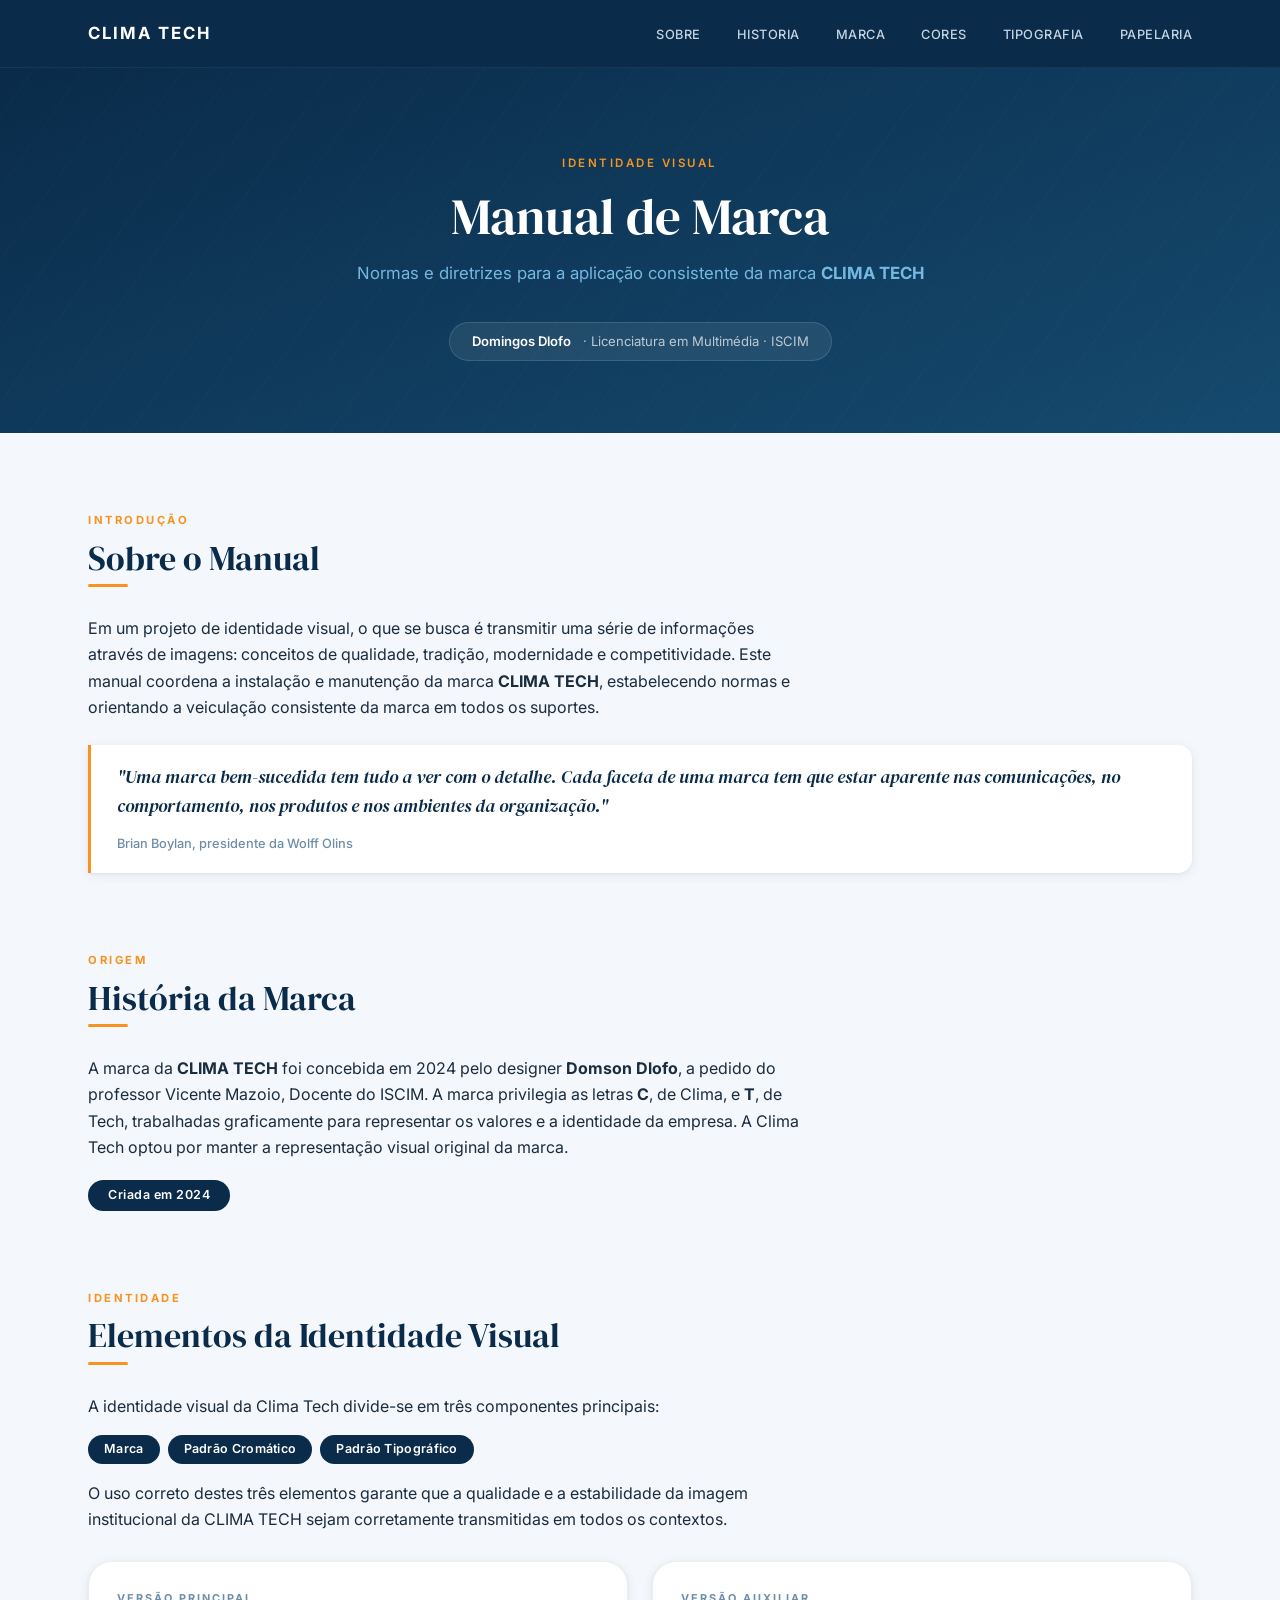
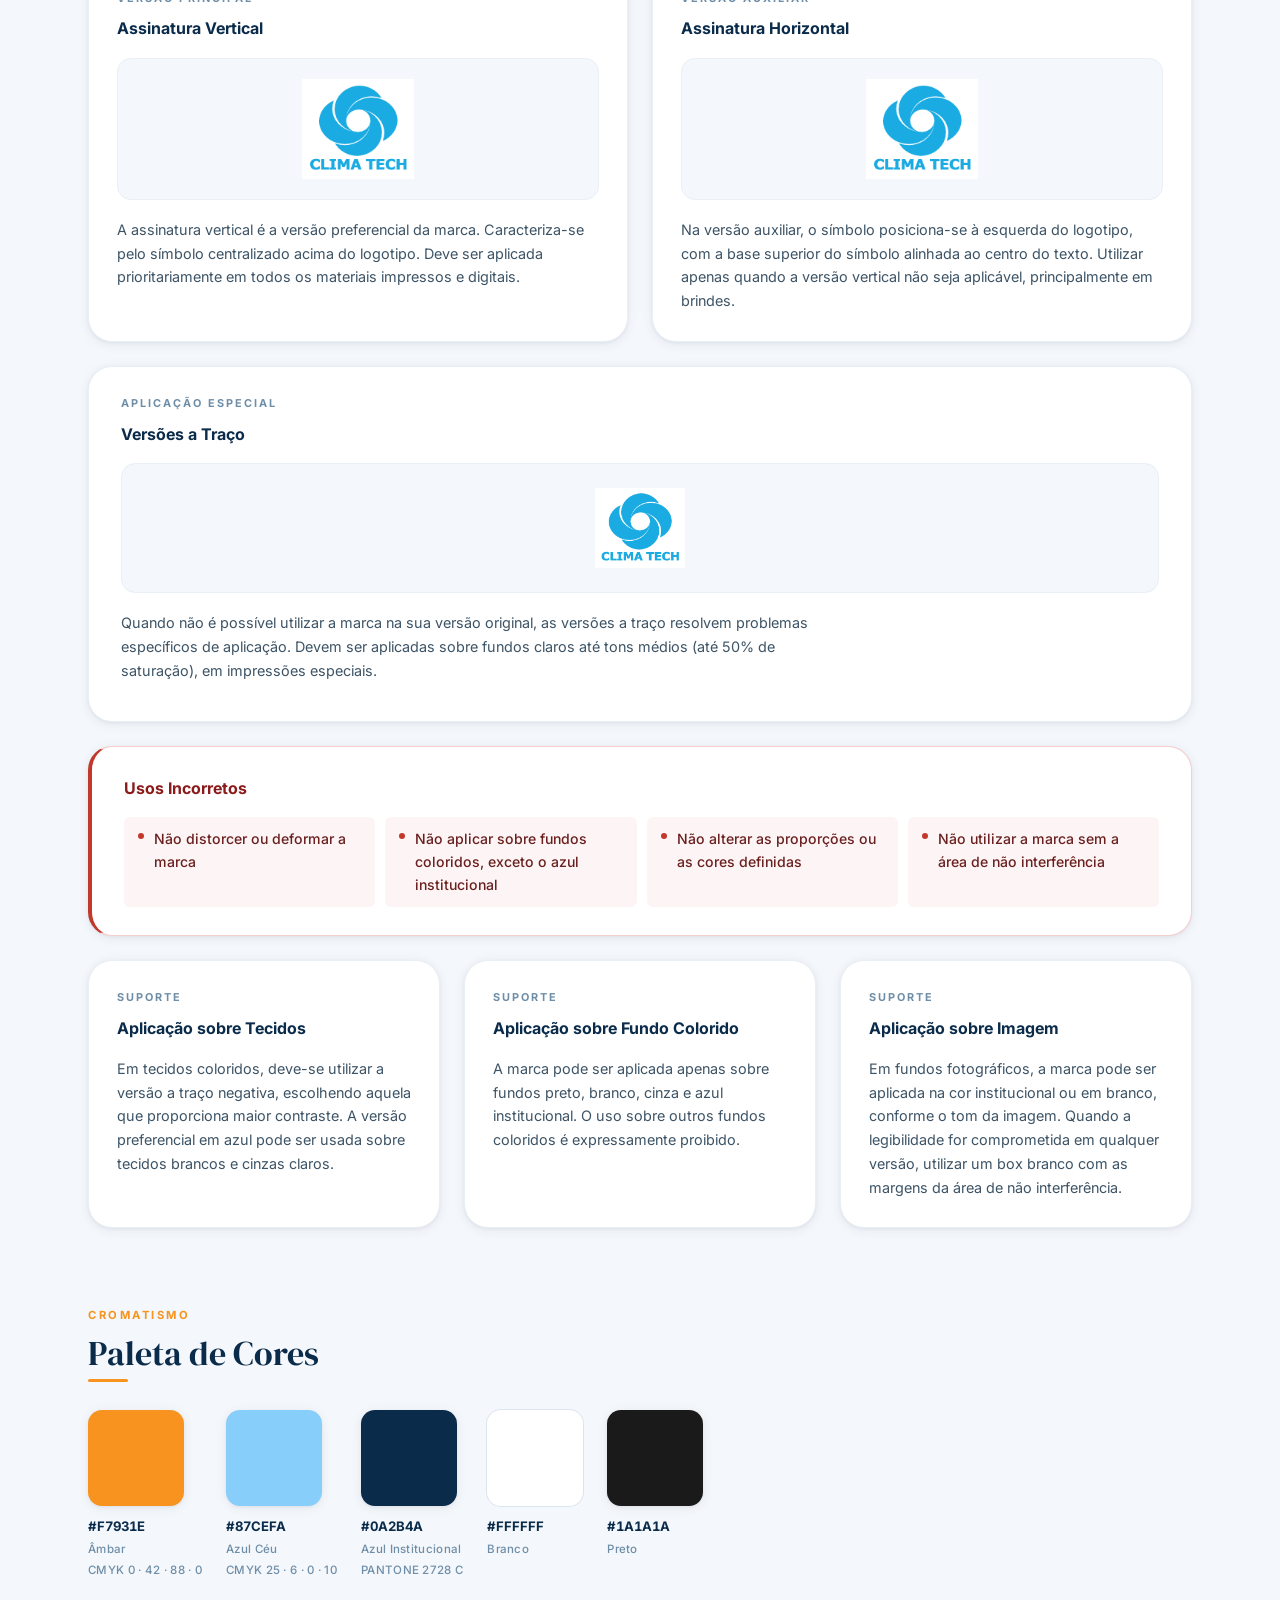
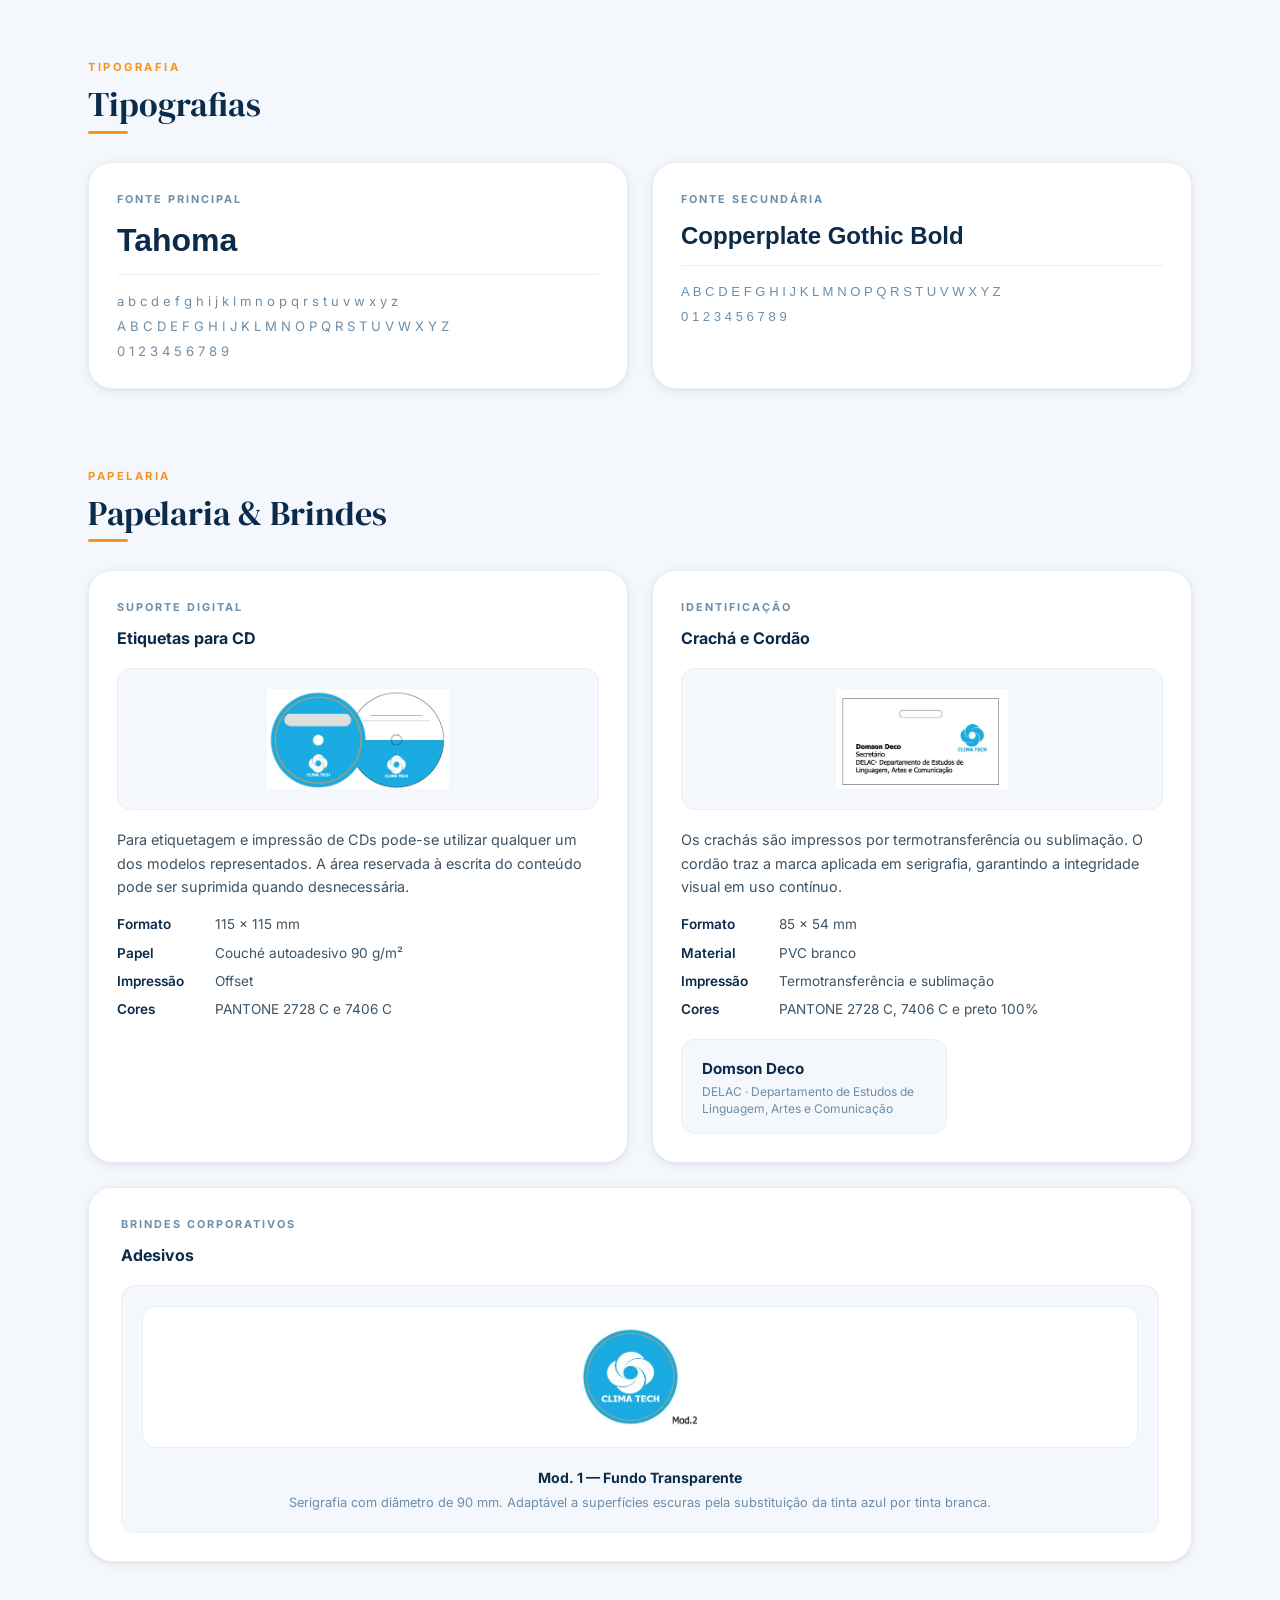
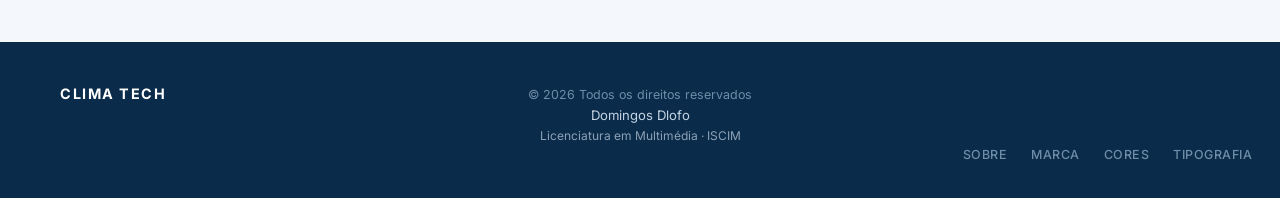
<file: index.html>
<!DOCTYPE html>
<html lang="pt">
<head>
  <meta charset="UTF-8" />
  <meta name="viewport" content="width=device-width, initial-scale=1.0" />
  <title>CLIMA TECH · Manual de Identidade Visual</title>
  <link rel="stylesheet" href="style.css" />
</head>
<body>

  <!-- ======================================================
       NAVBAR
       ====================================================== -->
  <nav class="navbar" role="navigation" aria-label="Navegação principal">
    <div class="wrapper">

      <a href="#" class="nav-logo" aria-label="Início">
       
        <span class="nav-brand">Clima Tech</span>
      </a>

      <ul class="nav-links" id="navLinks" role="list">
        <li><a href="#sobre">Sobre</a></li>
        <li><a href="#historia">Historia</a></li>
        <li><a href="#marca">Marca</a></li>
        <li><a href="#cores">Cores</a></li>
        <li><a href="#tipografia">Tipografia</a></li>
        <li><a href="#papelaria">Papelaria</a></li>
      </ul>

      <button class="nav-toggle" id="navToggle" aria-expanded="false" aria-label="Abrir menu">
        <span></span>
        <span></span>
        <span></span>
      </button>

    </div>
  </nav>


  <header class="hero" role="banner">
    <div class="hero-inner">
      
      <span class="hero-eyebrow">Identidade Visual</span>
      <h1>Manual de Marca</h1>
      <p class="hero-sub">
        Normas e diretrizes para a aplicação consistente da marca <strong>CLIMA TECH</strong>
      </p>
      <div class="hero-chip">
        <strong>Domingos Dlofo</strong>&nbsp;&middot;&nbsp;Licenciatura em Multimédia&nbsp;&middot;&nbsp;ISCIM
      </div>
    </div>
  </header>


  <main class="main-content" role="main">
    <div class="wrapper">

      <section id="sobre" class="section" aria-labelledby="title-sobre">

        <span class="section-label">Introdução</span>
        <h2 class="section-title" id="title-sobre">Sobre o Manual</h2>
        <div class="section-rule"></div>

        <div class="section-body">
          <p>
            Em um projeto de identidade visual, o que se busca é transmitir uma série de informações
            através de imagens: conceitos de qualidade, tradição, modernidade e competitividade.
            Este manual coordena a instalação e manutenção da marca <strong>CLIMA TECH</strong>,
            estabelecendo normas e orientando a veiculação consistente da marca em todos os suportes.
          </p>
        </div>

        <blockquote class="blockquote">
          <p>
            "Uma marca bem-sucedida tem tudo a ver com o detalhe. Cada faceta de uma marca tem que
            estar aparente nas comunicações, no comportamento, nos produtos e nos ambientes da organização."
          </p>
          <cite>Brian Boylan, presidente da Wolff Olins</cite>
        </blockquote>

      </section>


      <section id="historia" class="section" aria-labelledby="title-historia">

        <span class="section-label">Origem</span>
        <h2 class="section-title" id="title-historia">História da Marca</h2>
        <div class="section-rule"></div>

        <div class="section-body">
          <p>
            A marca da <strong>CLIMA TECH</strong> foi concebida em 2024 pelo designer
            <strong>Domson Dlofo</strong>, a pedido do professor Vicente Mazoio, Docente do ISCIM.
            A marca privilegia as letras <strong>C</strong>, de Clima, e <strong>T</strong>, de Tech,
            trabalhadas graficamente para representar os valores e a identidade da empresa.
            A Clima Tech optou por manter a representação visual original da marca.
          </p>
          <span class="badge">Criada em 2024</span>
        </div>

      </section>



      <section id="marca" class="section" aria-labelledby="title-marca">

        <span class="section-label">Identidade</span>
        <h2 class="section-title" id="title-marca">Elementos da Identidade Visual</h2>
        <div class="section-rule"></div>

        <div class="section-body">
          <p>A identidade visual da Clima Tech divide-se em três componentes principais:</p>
          <div class="tags">
            <span class="tag">Marca</span>
            <span class="tag">Padrão Cromático</span>
            <span class="tag">Padrão Tipográfico</span>
          </div>
          <p>
            O uso correto destes três elementos garante que a qualidade e a estabilidade da
            imagem institucional da CLIMA TECH sejam corretamente transmitidas em todos os contextos.
          </p>
        </div>

        <!-- Versões de logo -->
        <div class="card-grid">

          <article class="card">
            <div class="card-eyebrow">Versão Principal</div>
            <h3>Assinatura Vertical</h3>
            <div class="card-image">
              <img src="img/logo.png" alt="Logótipo CLIMA TECH versão vertical" />
            </div>
            <p>
              A assinatura vertical é a versão preferencial da marca. Caracteriza-se pelo
              símbolo centralizado acima do logotipo. Deve ser aplicada prioritariamente
              em todos os materiais impressos e digitais.
            </p>
          </article>

          <article class="card">
            <div class="card-eyebrow">Versão Auxiliar</div>
            <h3>Assinatura Horizontal</h3>
            <div class="card-image">
              <img src="img/logo.png" alt="Logótipo CLIMA TECH versão horizontal" />
            </div>
            <p>
              Na versão auxiliar, o símbolo posiciona-se à esquerda do logotipo, com a
              base superior do símbolo alinhada ao centro do texto. Utilizar apenas quando
              a versão vertical não seja aplicável, principalmente em brindes.
            </p>
          </article>

        </div>

        <!-- Versões a traço -->
        <div class="card-full">
          <div class="card-eyebrow" style="margin-bottom:8px;">Aplicação Especial</div>
          <h3>Versões a Traço</h3>
          <div class="card-image-lg">
            <img src="img/logo.png" alt="Versões a traço da marca CLIMA TECH" />
          </div>
          <p>
            Quando não é possível utilizar a marca na sua versão original, as versões a
            traço resolvem problemas específicos de aplicação. Devem ser aplicadas sobre
            fundos claros até tons médios (até 50% de saturação), em impressões especiais.
          </p>
        </div>

        <!-- Usos incorretos -->
        <div class="card-warning">
          <h3>Usos Incorretos</h3>
          <div class="warning-list">
            <div class="warning-item">
              <span class="warning-dot"></span>
              <span>Não distorcer ou deformar a marca</span>
            </div>
            <div class="warning-item">
              <span class="warning-dot"></span>
              <span>Não aplicar sobre fundos coloridos, exceto o azul institucional</span>
            </div>
            <div class="warning-item">
              <span class="warning-dot"></span>
              <span>Não alterar as proporções ou as cores definidas</span>
            </div>
            <div class="warning-item">
              <span class="warning-dot"></span>
              <span>Não utilizar a marca sem a área de não interferência</span>
            </div>
          </div>
        </div>

        <!-- Aplicações -->
        <div class="card-grid" style="margin-top:24px;">

          <article class="card">
            <div class="card-eyebrow">Suporte</div>
            <h3>Aplicação sobre Tecidos</h3>
            <p>
              Em tecidos coloridos, deve-se utilizar a versão a traço negativa, escolhendo
              aquela que proporciona maior contraste. A versão preferencial em azul pode ser
              usada sobre tecidos brancos e cinzas claros.
            </p>
          </article>

          <article class="card">
            <div class="card-eyebrow">Suporte</div>
            <h3>Aplicação sobre Fundo Colorido</h3>
            <p>
              A marca pode ser aplicada apenas sobre fundos preto, branco, cinza e azul
              institucional. O uso sobre outros fundos coloridos é expressamente proibido.
            </p>
          </article>

          <article class="card">
            <div class="card-eyebrow">Suporte</div>
            <h3>Aplicação sobre Imagem</h3>
            <p>
              Em fundos fotográficos, a marca pode ser aplicada na cor institucional ou em
              branco, conforme o tom da imagem. Quando a legibilidade for comprometida em
              qualquer versão, utilizar um box branco com as margens da área de não interferência.
            </p>
          </article>

        </div>

      </section>


      <!-- ── CORES ──────────────────────────────────────── -->
      <section id="cores" class="section" aria-labelledby="title-cores">

        <span class="section-label">Cromatismo</span>
        <h2 class="section-title" id="title-cores">Paleta de Cores</h2>
        <div class="section-rule"></div>

        <div class="color-grid">

          <div class="color-item">
            <div class="color-swatch" style="background:#F7931E;"></div>
            <div class="color-info">
              <span class="color-hex">#F7931E</span>
              <span class="color-name">Âmbar</span>
              <span class="color-name">CMYK 0 · 42 · 88 · 0</span>
            </div>
          </div>

          <div class="color-item">
            <div class="color-swatch" style="background:#87CEFA;"></div>
            <div class="color-info">
              <span class="color-hex">#87CEFA</span>
              <span class="color-name">Azul Céu</span>
              <span class="color-name">CMYK 25 · 6 · 0 · 10</span>
            </div>
          </div>

          <div class="color-item">
            <div class="color-swatch" style="background:#0A2B4A;"></div>
            <div class="color-info">
              <span class="color-hex">#0A2B4A</span>
              <span class="color-name">Azul Institucional</span>
              <span class="color-name">PANTONE 2728 C</span>
            </div>
          </div>

          <div class="color-item">
            <div class="color-swatch" style="background:#FFFFFF; box-shadow:0 0 0 1px #dce5ed;"></div>
            <div class="color-info">
              <span class="color-hex">#FFFFFF</span>
              <span class="color-name">Branco</span>
            </div>
          </div>

          <div class="color-item">
            <div class="color-swatch" style="background:#1A1A1A;"></div>
            <div class="color-info">
              <span class="color-hex">#1A1A1A</span>
              <span class="color-name">Preto</span>
            </div>
          </div>

        </div>

      </section>


      <!-- ── TIPOGRAFIA ─────────────────────────────────── -->
      <section id="tipografia" class="section" aria-labelledby="title-tipo">

        <span class="section-label">Tipografia</span>
        <h2 class="section-title" id="title-tipo">Tipografias</h2>
        <div class="section-rule"></div>

        <div class="type-grid">

          <div class="type-card">
            <div class="type-label">Fonte Principal</div>
            <div class="type-preview tahoma">Tahoma</div>
            <div class="type-chars">
              a b c d e f g h i j k l m n o p q r s t u v w x y z<br />
              A B C D E F G H I J K L M N O P Q R S T U V W X Y Z<br />
              0 1 2 3 4 5 6 7 8 9
            </div>
          </div>

          <div class="type-card">
            <div class="type-label">Fonte Secundária</div>
            <div class="type-preview copperplate">Copperplate Gothic Bold</div>
            <div class="type-chars copperplate">
              A B C D E F G H I J K L M N O P Q R S T U V W X Y Z<br />
              0 1 2 3 4 5 6 7 8 9
            </div>
          </div>

        </div>

      </section>


      <!-- ── PAPELARIA ──────────────────────────────────── -->
      <section id="papelaria" class="section" aria-labelledby="title-papelaria">

        <span class="section-label">Papelaria</span>
        <h2 class="section-title" id="title-papelaria">Papelaria &amp; Brindes</h2>
        <div class="section-rule"></div>

        <div class="card-grid">

          <!-- CDs -->
          <article class="card">
            <div class="card-eyebrow">Suporte Digital</div>
            <h3>Etiquetas para CD</h3>
            <div class="card-image">
              <img src="img/CD.jpg" alt="Modelo de etiqueta para CD CLIMA TECH" />
            </div>
            <p>
              Para etiquetagem e impressão de CDs pode-se utilizar qualquer um dos modelos
              representados. A área reservada à escrita do conteúdo pode ser suprimida quando
              desnecessária.
            </p>
            <div class="spec-list">
              <div class="spec-row">
                <span class="spec-key">Formato</span>
                <span class="spec-val">115 × 115 mm</span>
              </div>
              <div class="spec-row">
                <span class="spec-key">Papel</span>
                <span class="spec-val">Couché autoadesivo 90 g/m²</span>
              </div>
              <div class="spec-row">
                <span class="spec-key">Impressão</span>
                <span class="spec-val">Offset</span>
              </div>
              <div class="spec-row">
                <span class="spec-key">Cores</span>
                <span class="spec-val">PANTONE 2728 C e 7406 C</span>
              </div>
            </div>
          </article>

          <!-- Crachá -->
          <article class="card">
            <div class="card-eyebrow">Identificação</div>
            <h3>Crachá e Cordão</h3>
            <div class="card-image">
              <img src="img/CV.jpg" alt="Modelo de crachá e cordão CLIMA TECH" />
            </div>
            <p>
              Os crachás são impressos por termotransferência ou sublimação. O cordão traz a
              marca aplicada em serigrafia, garantindo a integridade visual em uso contínuo.
            </p>
            <div class="spec-list">
              <div class="spec-row">
                <span class="spec-key">Formato</span>
                <span class="spec-val">85 × 54 mm</span>
              </div>
              <div class="spec-row">
                <span class="spec-key">Material</span>
                <span class="spec-val">PVC branco</span>
              </div>
              <div class="spec-row">
                <span class="spec-key">Impressão</span>
                <span class="spec-val">Termotransferência e sublimação</span>
              </div>
              <div class="spec-row">
                <span class="spec-key">Cores</span>
                <span class="spec-val">PANTONE 2728 C, 7406 C e preto 100%</span>
              </div>
            </div>
            <div class="cracha-preview">
              <span class="cracha-name">Domson Deco</span>
              <span class="cracha-dept">DELAC · Departamento de Estudos de Linguagem, Artes e Comunicação</span>
            </div>
          </article>

        </div>

        <!-- Brindes -->
        <div class="card-full">
          <div class="card-eyebrow" style="margin-bottom:8px;">Brindes Corporativos</div>
          <h3>Adesivos</h3>
          <div class="brinde-grid">
            <div class="brinde-item">
              <div class="card-image">
                <img src="img/b1.jpg" alt="Adesivo modelo 1 CLIMA TECH" />
              </div>
              <div class="brinde-title">Mod. 1 — Fundo Transparente</div>
              <div class="brinde-desc">
                Serigrafia com diâmetro de 90 mm. Adaptável a superfícies escuras pela
                substituição da tinta azul por tinta branca.
              </div>
            </div>
          </div>
        </div>

      </section>


    </div>
  </main>


  <footer class="footer" role="contentinfo">
    <div class="footer-inner">

     
          <div class="footer-brand-name">Clima Tech</div>
          <div class="footer-copy">&copy; 2026 Todos os direitos reservados</div>
        </div>
      </div>

      <div class="footer-student">
        Domingos Dlofo<br />
        <span style="font-size:0.75rem;opacity:0.7;">Licenciatura em Multimédia &middot; ISCIM</span>
      </div>

      <nav class="footer-nav" aria-label="Links de rodapé">
        <a href="#sobre">Sobre</a>
        <a href="#marca">Marca</a>
        <a href="#cores">Cores</a>
        <a href="#tipografia">Tipografia</a>
      </nav>

    </div>
  </footer>


 
  <script>
    const toggle = document.getElementById('navToggle');
    const links  = document.getElementById('navLinks');

    toggle.addEventListener('click', function () {
      const open = links.classList.toggle('open');
      toggle.setAttribute('aria-expanded', open);
    });

    // fecha ao clicar num link
    links.querySelectorAll('a').forEach(function (a) {
      a.addEventListener('click', function () {
        links.classList.remove('open');
        toggle.setAttribute('aria-expanded', 'false');
      });
    });
  </script>

</body>
</html>
</file>
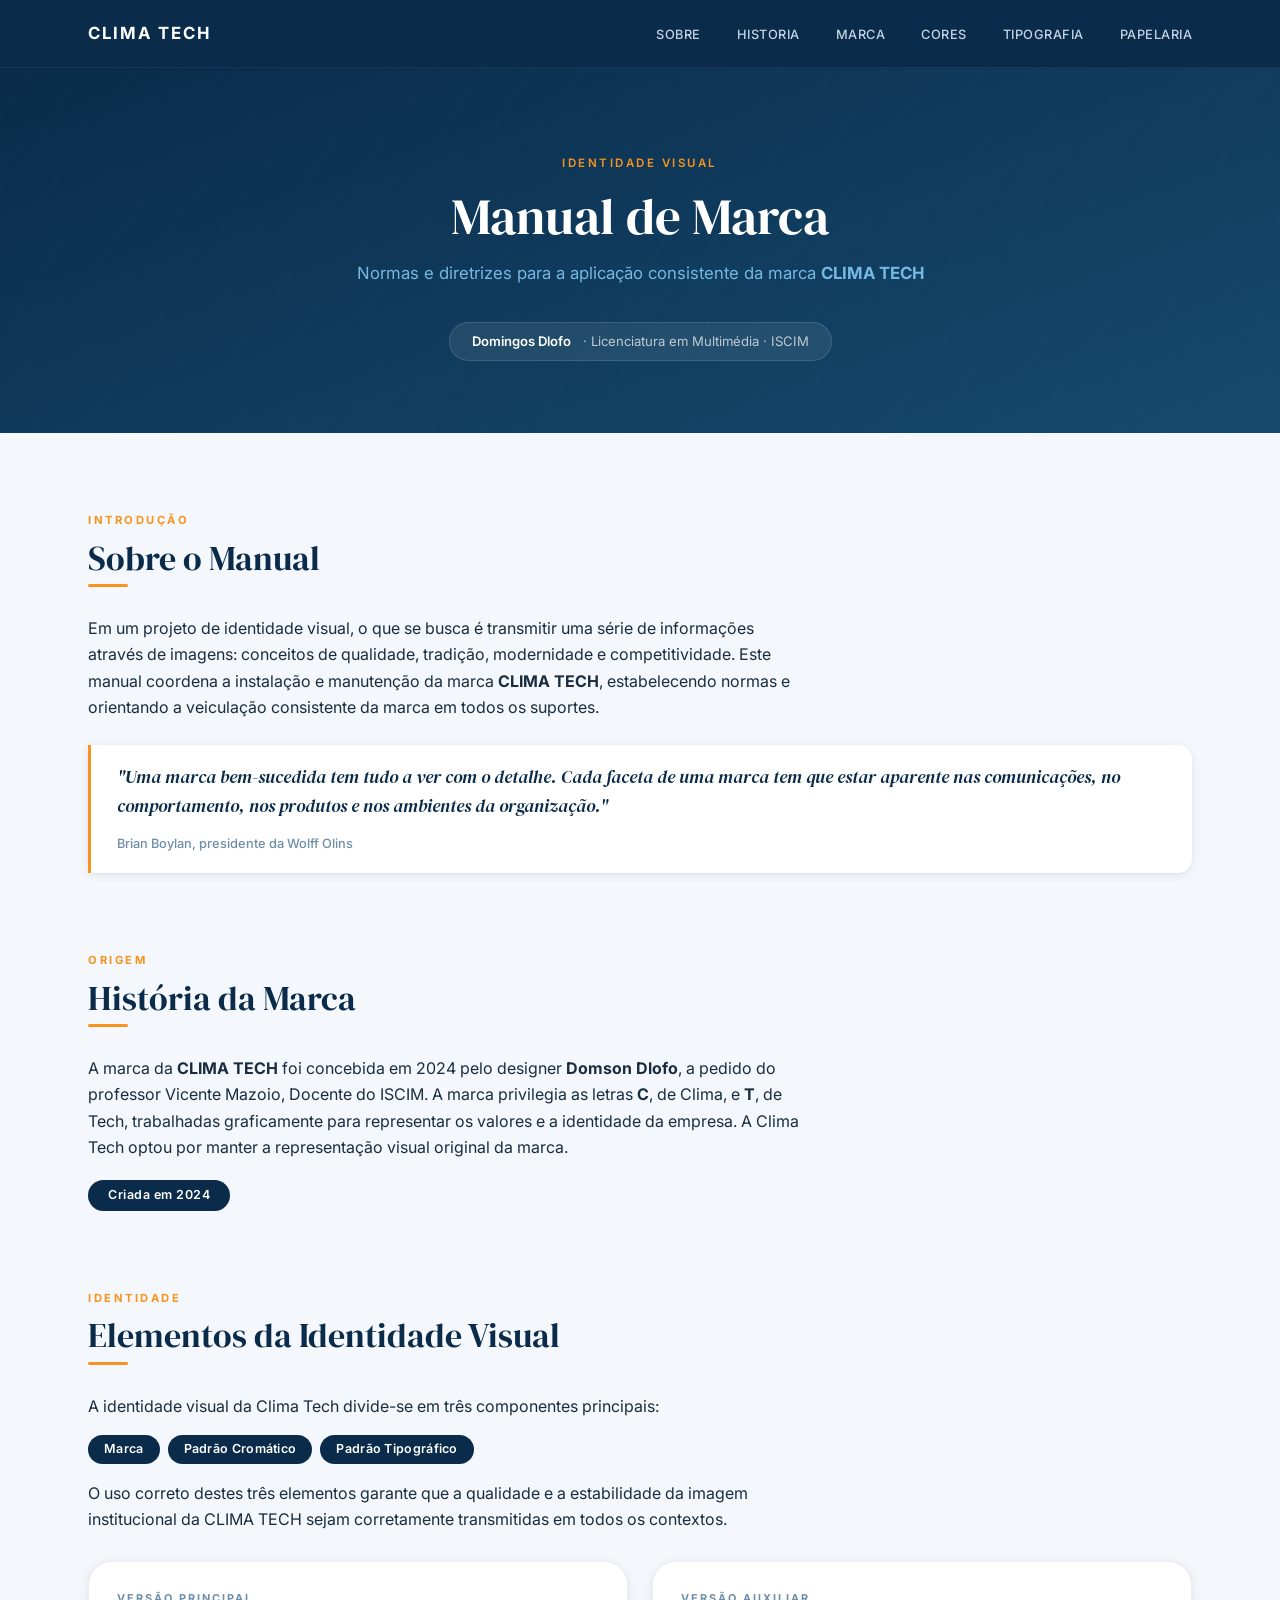
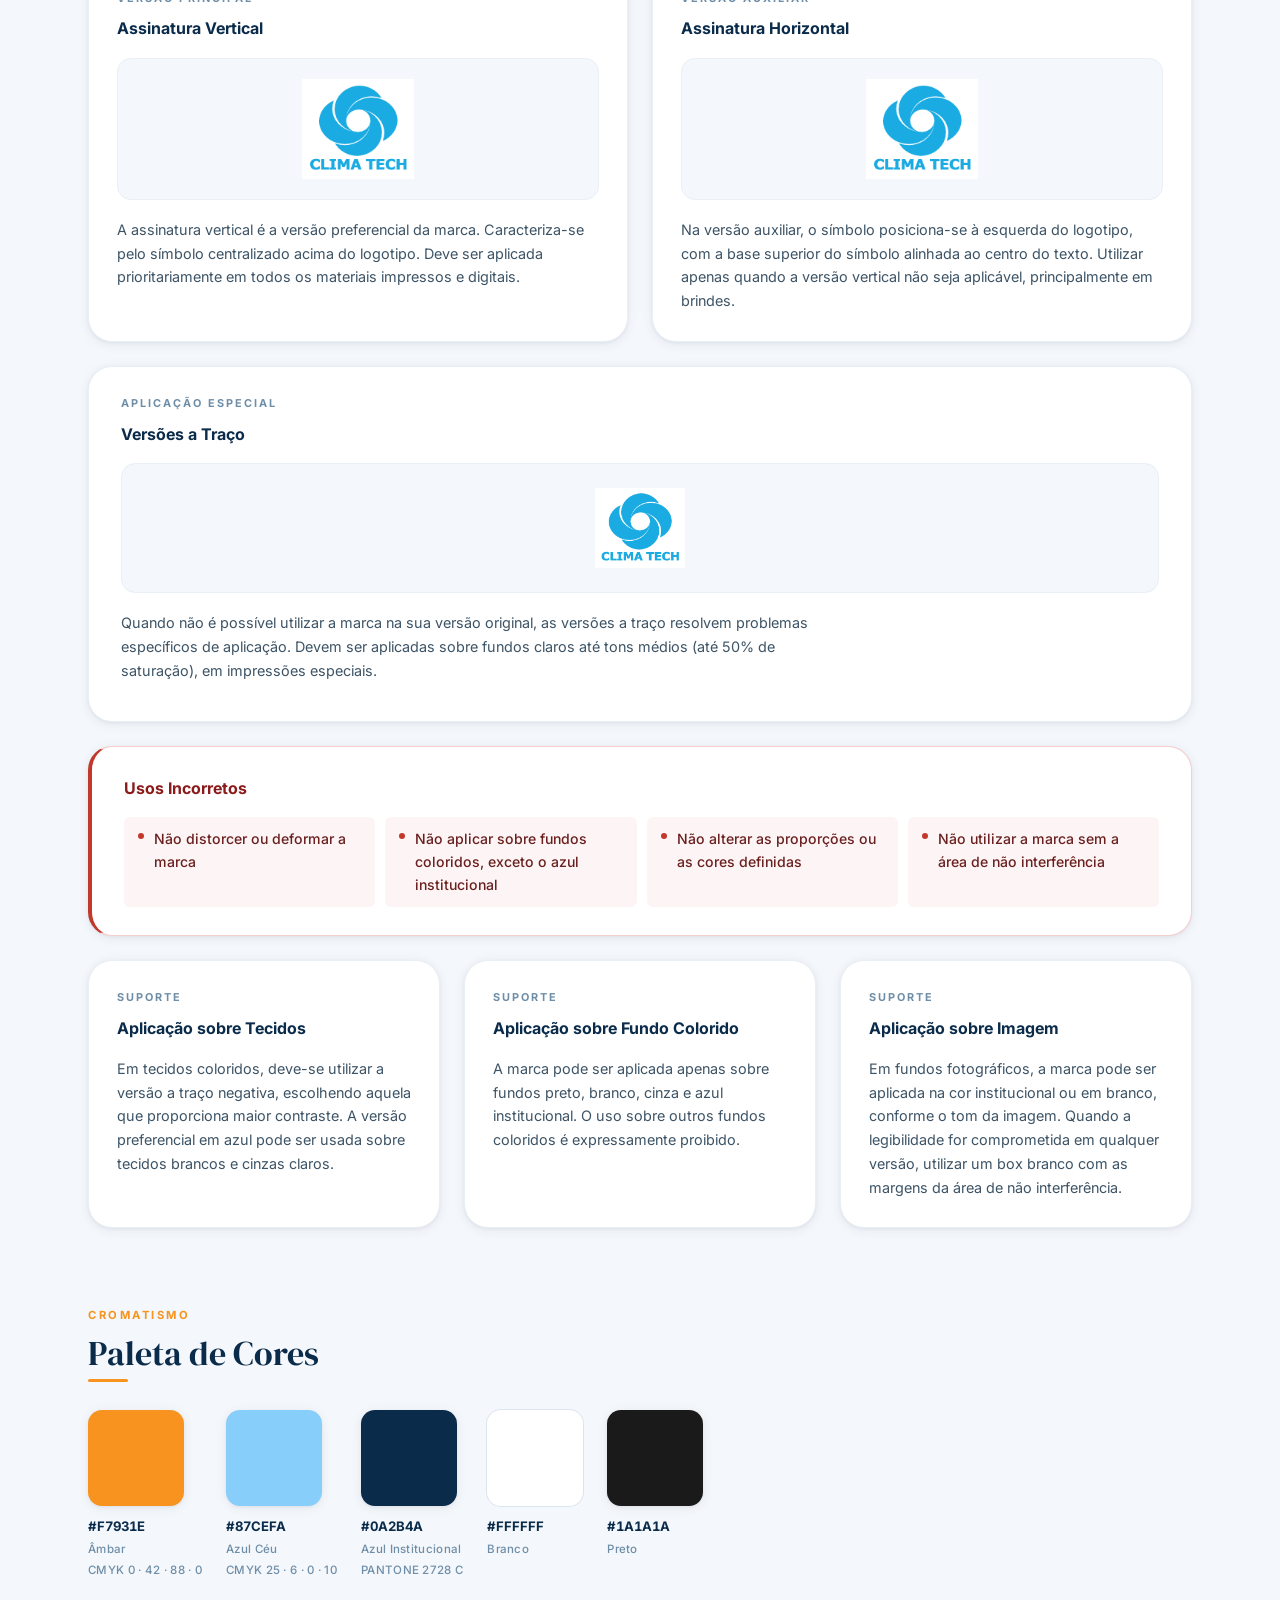
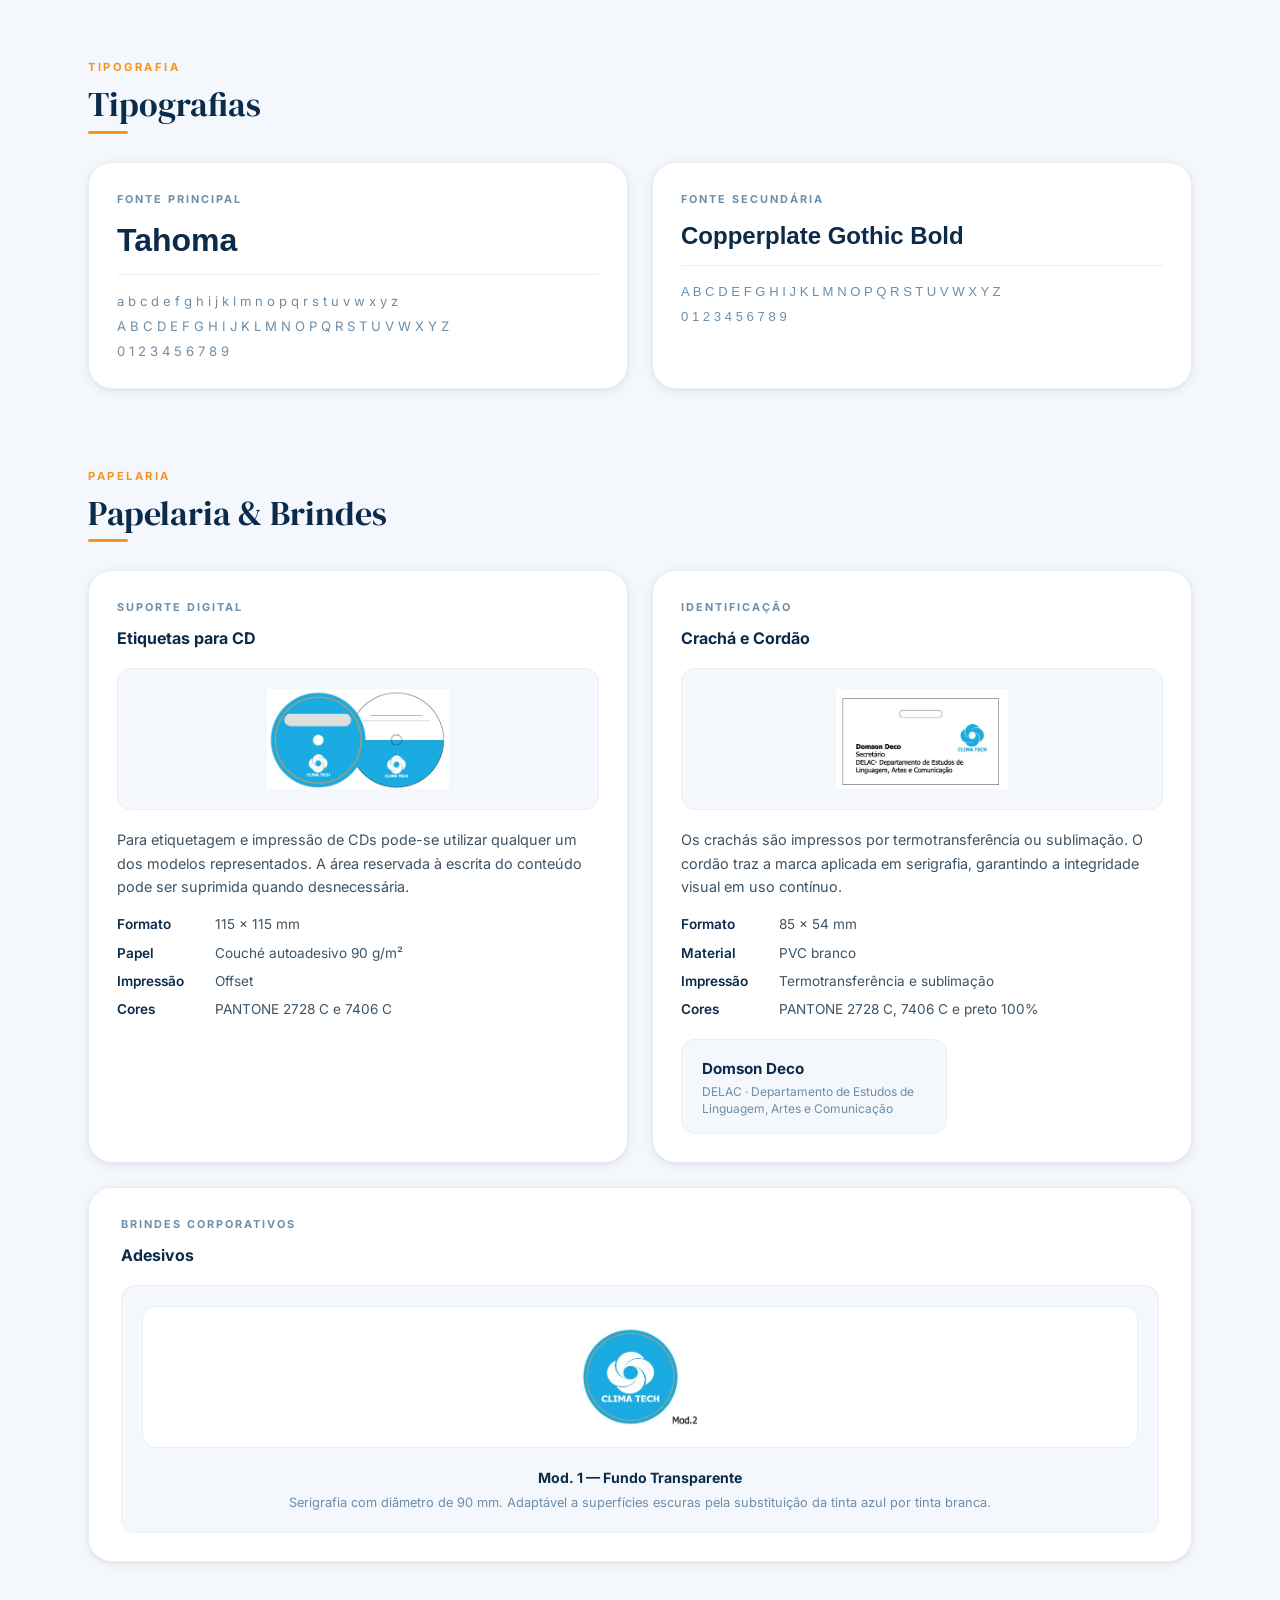
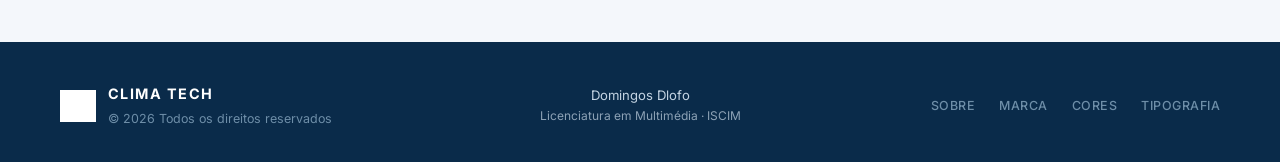
<file: manualidentidade.html>
<!DOCTYPE html>
<html lang="pt">
<head>
  <meta charset="UTF-8" />
  <meta name="viewport" content="width=device-width, initial-scale=1.0" />
  <title>CLIMA TECH · Manual de Identidade Visual</title>
  <link rel="stylesheet" href="style.css" />
</head>
<body>

  <!-- ======================================================
       NAVBAR
       ====================================================== -->
  <nav class="navbar" role="navigation" aria-label="Navegação principal">
    <div class="wrapper">

      <a href="#" class="nav-logo" aria-label="Início">
       
        <span class="nav-brand">Clima Tech</span>
      </a>

      <ul class="nav-links" id="navLinks" role="list">
        <li><a href="#sobre">Sobre</a></li>
        <li><a href="#historia">Historia</a></li>
        <li><a href="#marca">Marca</a></li>
        <li><a href="#cores">Cores</a></li>
        <li><a href="#tipografia">Tipografia</a></li>
        <li><a href="#papelaria">Papelaria</a></li>
      </ul>

      <button class="nav-toggle" id="navToggle" aria-expanded="false" aria-label="Abrir menu">
        <span></span>
        <span></span>
        <span></span>
      </button>

    </div>
  </nav>


  <header class="hero" role="banner">
    <div class="hero-inner">
      
      <span class="hero-eyebrow">Identidade Visual</span>
      <h1>Manual de Marca</h1>
      <p class="hero-sub">
        Normas e diretrizes para a aplicação consistente da marca <strong>CLIMA TECH</strong>
      </p>
      <div class="hero-chip">
        <strong>Domingos Dlofo</strong>&nbsp;&middot;&nbsp;Licenciatura em Multimédia&nbsp;&middot;&nbsp;ISCIM
      </div>
    </div>
  </header>


  <main class="main-content" role="main">
    <div class="wrapper">

      <section id="sobre" class="section" aria-labelledby="title-sobre">

        <span class="section-label">Introdução</span>
        <h2 class="section-title" id="title-sobre">Sobre o Manual</h2>
        <div class="section-rule"></div>

        <div class="section-body">
          <p>
            Em um projeto de identidade visual, o que se busca é transmitir uma série de informações
            através de imagens: conceitos de qualidade, tradição, modernidade e competitividade.
            Este manual coordena a instalação e manutenção da marca <strong>CLIMA TECH</strong>,
            estabelecendo normas e orientando a veiculação consistente da marca em todos os suportes.
          </p>
        </div>

        <blockquote class="blockquote">
          <p>
            "Uma marca bem-sucedida tem tudo a ver com o detalhe. Cada faceta de uma marca tem que
            estar aparente nas comunicações, no comportamento, nos produtos e nos ambientes da organização."
          </p>
          <cite>Brian Boylan, presidente da Wolff Olins</cite>
        </blockquote>

      </section>


      <section id="historia" class="section" aria-labelledby="title-historia">

        <span class="section-label">Origem</span>
        <h2 class="section-title" id="title-historia">História da Marca</h2>
        <div class="section-rule"></div>

        <div class="section-body">
          <p>
            A marca da <strong>CLIMA TECH</strong> foi concebida em 2024 pelo designer
            <strong>Domson Dlofo</strong>, a pedido do professor Vicente Mazoio, Docente do ISCIM.
            A marca privilegia as letras <strong>C</strong>, de Clima, e <strong>T</strong>, de Tech,
            trabalhadas graficamente para representar os valores e a identidade da empresa.
            A Clima Tech optou por manter a representação visual original da marca.
          </p>
          <span class="badge">Criada em 2024</span>
        </div>

      </section>



      <section id="marca" class="section" aria-labelledby="title-marca">

        <span class="section-label">Identidade</span>
        <h2 class="section-title" id="title-marca">Elementos da Identidade Visual</h2>
        <div class="section-rule"></div>

        <div class="section-body">
          <p>A identidade visual da Clima Tech divide-se em três componentes principais:</p>
          <div class="tags">
            <span class="tag">Marca</span>
            <span class="tag">Padrão Cromático</span>
            <span class="tag">Padrão Tipográfico</span>
          </div>
          <p>
            O uso correto destes três elementos garante que a qualidade e a estabilidade da
            imagem institucional da CLIMA TECH sejam corretamente transmitidas em todos os contextos.
          </p>
        </div>

        <!-- Versões de logo -->
        <div class="card-grid">

          <article class="card">
            <div class="card-eyebrow">Versão Principal</div>
            <h3>Assinatura Vertical</h3>
            <div class="card-image">
              <img src="img/logo.png" alt="Logótipo CLIMA TECH versão vertical" />
            </div>
            <p>
              A assinatura vertical é a versão preferencial da marca. Caracteriza-se pelo
              símbolo centralizado acima do logotipo. Deve ser aplicada prioritariamente
              em todos os materiais impressos e digitais.
            </p>
          </article>

          <article class="card">
            <div class="card-eyebrow">Versão Auxiliar</div>
            <h3>Assinatura Horizontal</h3>
            <div class="card-image">
              <img src="img/logo.png" alt="Logótipo CLIMA TECH versão horizontal" />
            </div>
            <p>
              Na versão auxiliar, o símbolo posiciona-se à esquerda do logotipo, com a
              base superior do símbolo alinhada ao centro do texto. Utilizar apenas quando
              a versão vertical não seja aplicável, principalmente em brindes.
            </p>
          </article>

        </div>

        <!-- Versões a traço -->
        <div class="card-full">
          <div class="card-eyebrow" style="margin-bottom:8px;">Aplicação Especial</div>
          <h3>Versões a Traço</h3>
          <div class="card-image-lg">
            <img src="img/logo.png" alt="Versões a traço da marca CLIMA TECH" />
          </div>
          <p>
            Quando não é possível utilizar a marca na sua versão original, as versões a
            traço resolvem problemas específicos de aplicação. Devem ser aplicadas sobre
            fundos claros até tons médios (até 50% de saturação), em impressões especiais.
          </p>
        </div>

        <!-- Usos incorretos -->
        <div class="card-warning">
          <h3>Usos Incorretos</h3>
          <div class="warning-list">
            <div class="warning-item">
              <span class="warning-dot"></span>
              <span>Não distorcer ou deformar a marca</span>
            </div>
            <div class="warning-item">
              <span class="warning-dot"></span>
              <span>Não aplicar sobre fundos coloridos, exceto o azul institucional</span>
            </div>
            <div class="warning-item">
              <span class="warning-dot"></span>
              <span>Não alterar as proporções ou as cores definidas</span>
            </div>
            <div class="warning-item">
              <span class="warning-dot"></span>
              <span>Não utilizar a marca sem a área de não interferência</span>
            </div>
          </div>
        </div>

        <!-- Aplicações -->
        <div class="card-grid" style="margin-top:24px;">

          <article class="card">
            <div class="card-eyebrow">Suporte</div>
            <h3>Aplicação sobre Tecidos</h3>
            <p>
              Em tecidos coloridos, deve-se utilizar a versão a traço negativa, escolhendo
              aquela que proporciona maior contraste. A versão preferencial em azul pode ser
              usada sobre tecidos brancos e cinzas claros.
            </p>
          </article>

          <article class="card">
            <div class="card-eyebrow">Suporte</div>
            <h3>Aplicação sobre Fundo Colorido</h3>
            <p>
              A marca pode ser aplicada apenas sobre fundos preto, branco, cinza e azul
              institucional. O uso sobre outros fundos coloridos é expressamente proibido.
            </p>
          </article>

          <article class="card">
            <div class="card-eyebrow">Suporte</div>
            <h3>Aplicação sobre Imagem</h3>
            <p>
              Em fundos fotográficos, a marca pode ser aplicada na cor institucional ou em
              branco, conforme o tom da imagem. Quando a legibilidade for comprometida em
              qualquer versão, utilizar um box branco com as margens da área de não interferência.
            </p>
          </article>

        </div>

      </section>


      <!-- ── CORES ──────────────────────────────────────── -->
      <section id="cores" class="section" aria-labelledby="title-cores">

        <span class="section-label">Cromatismo</span>
        <h2 class="section-title" id="title-cores">Paleta de Cores</h2>
        <div class="section-rule"></div>

        <div class="color-grid">

          <div class="color-item">
            <div class="color-swatch" style="background:#F7931E;"></div>
            <div class="color-info">
              <span class="color-hex">#F7931E</span>
              <span class="color-name">Âmbar</span>
              <span class="color-name">CMYK 0 · 42 · 88 · 0</span>
            </div>
          </div>

          <div class="color-item">
            <div class="color-swatch" style="background:#87CEFA;"></div>
            <div class="color-info">
              <span class="color-hex">#87CEFA</span>
              <span class="color-name">Azul Céu</span>
              <span class="color-name">CMYK 25 · 6 · 0 · 10</span>
            </div>
          </div>

          <div class="color-item">
            <div class="color-swatch" style="background:#0A2B4A;"></div>
            <div class="color-info">
              <span class="color-hex">#0A2B4A</span>
              <span class="color-name">Azul Institucional</span>
              <span class="color-name">PANTONE 2728 C</span>
            </div>
          </div>

          <div class="color-item">
            <div class="color-swatch" style="background:#FFFFFF; box-shadow:0 0 0 1px #dce5ed;"></div>
            <div class="color-info">
              <span class="color-hex">#FFFFFF</span>
              <span class="color-name">Branco</span>
            </div>
          </div>

          <div class="color-item">
            <div class="color-swatch" style="background:#1A1A1A;"></div>
            <div class="color-info">
              <span class="color-hex">#1A1A1A</span>
              <span class="color-name">Preto</span>
            </div>
          </div>

        </div>

      </section>


      <!-- ── TIPOGRAFIA ─────────────────────────────────── -->
      <section id="tipografia" class="section" aria-labelledby="title-tipo">

        <span class="section-label">Tipografia</span>
        <h2 class="section-title" id="title-tipo">Tipografias</h2>
        <div class="section-rule"></div>

        <div class="type-grid">

          <div class="type-card">
            <div class="type-label">Fonte Principal</div>
            <div class="type-preview tahoma">Tahoma</div>
            <div class="type-chars">
              a b c d e f g h i j k l m n o p q r s t u v w x y z<br />
              A B C D E F G H I J K L M N O P Q R S T U V W X Y Z<br />
              0 1 2 3 4 5 6 7 8 9
            </div>
          </div>

          <div class="type-card">
            <div class="type-label">Fonte Secundária</div>
            <div class="type-preview copperplate">Copperplate Gothic Bold</div>
            <div class="type-chars copperplate">
              A B C D E F G H I J K L M N O P Q R S T U V W X Y Z<br />
              0 1 2 3 4 5 6 7 8 9
            </div>
          </div>

        </div>

      </section>


      <!-- ── PAPELARIA ──────────────────────────────────── -->
      <section id="papelaria" class="section" aria-labelledby="title-papelaria">

        <span class="section-label">Papelaria</span>
        <h2 class="section-title" id="title-papelaria">Papelaria &amp; Brindes</h2>
        <div class="section-rule"></div>

        <div class="card-grid">

          <!-- CDs -->
          <article class="card">
            <div class="card-eyebrow">Suporte Digital</div>
            <h3>Etiquetas para CD</h3>
            <div class="card-image">
              <img src="img/CD.jpg" alt="Modelo de etiqueta para CD CLIMA TECH" />
            </div>
            <p>
              Para etiquetagem e impressão de CDs pode-se utilizar qualquer um dos modelos
              representados. A área reservada à escrita do conteúdo pode ser suprimida quando
              desnecessária.
            </p>
            <div class="spec-list">
              <div class="spec-row">
                <span class="spec-key">Formato</span>
                <span class="spec-val">115 × 115 mm</span>
              </div>
              <div class="spec-row">
                <span class="spec-key">Papel</span>
                <span class="spec-val">Couché autoadesivo 90 g/m²</span>
              </div>
              <div class="spec-row">
                <span class="spec-key">Impressão</span>
                <span class="spec-val">Offset</span>
              </div>
              <div class="spec-row">
                <span class="spec-key">Cores</span>
                <span class="spec-val">PANTONE 2728 C e 7406 C</span>
              </div>
            </div>
          </article>

          <!-- Crachá -->
          <article class="card">
            <div class="card-eyebrow">Identificação</div>
            <h3>Crachá e Cordão</h3>
            <div class="card-image">
              <img src="img/CV.jpg" alt="Modelo de crachá e cordão CLIMA TECH" />
            </div>
            <p>
              Os crachás são impressos por termotransferência ou sublimação. O cordão traz a
              marca aplicada em serigrafia, garantindo a integridade visual em uso contínuo.
            </p>
            <div class="spec-list">
              <div class="spec-row">
                <span class="spec-key">Formato</span>
                <span class="spec-val">85 × 54 mm</span>
              </div>
              <div class="spec-row">
                <span class="spec-key">Material</span>
                <span class="spec-val">PVC branco</span>
              </div>
              <div class="spec-row">
                <span class="spec-key">Impressão</span>
                <span class="spec-val">Termotransferência e sublimação</span>
              </div>
              <div class="spec-row">
                <span class="spec-key">Cores</span>
                <span class="spec-val">PANTONE 2728 C, 7406 C e preto 100%</span>
              </div>
            </div>
            <div class="cracha-preview">
              <span class="cracha-name">Domson Deco</span>
              <span class="cracha-dept">DELAC · Departamento de Estudos de Linguagem, Artes e Comunicação</span>
            </div>
          </article>

        </div>

        <!-- Brindes -->
        <div class="card-full">
          <div class="card-eyebrow" style="margin-bottom:8px;">Brindes Corporativos</div>
          <h3>Adesivos</h3>
          <div class="brinde-grid">
            <div class="brinde-item">
              <div class="card-image">
                <img src="img/b1.jpg" alt="Adesivo modelo 1 CLIMA TECH" />
              </div>
              <div class="brinde-title">Mod. 1 — Fundo Transparente</div>
              <div class="brinde-desc">
                Serigrafia com diâmetro de 90 mm. Adaptável a superfícies escuras pela
                substituição da tinta azul por tinta branca.
              </div>
            </div>
          </div>
        </div>

      </section>


    </div>
  </main>


  <footer class="footer" role="contentinfo">
    <div class="footer-inner">

      <div class="footer-logo-group">
        <img src="img/logo.png" alt="CLIMA TECH" class="footer-logo" />
        <div>
          <div class="footer-brand-name">Clima Tech</div>
          <div class="footer-copy">&copy; 2026 Todos os direitos reservados</div>
        </div>
      </div>

      <div class="footer-student">
        Domingos Dlofo<br />
        <span style="font-size:0.75rem;opacity:0.7;">Licenciatura em Multimédia &middot; ISCIM</span>
      </div>

      <nav class="footer-nav" aria-label="Links de rodapé">
        <a href="#sobre">Sobre</a>
        <a href="#marca">Marca</a>
        <a href="#cores">Cores</a>
        <a href="#tipografia">Tipografia</a>
      </nav>

    </div>
  </footer>


 
  <script>
    const toggle = document.getElementById('navToggle');
    const links  = document.getElementById('navLinks');

    toggle.addEventListener('click', function () {
      const open = links.classList.toggle('open');
      toggle.setAttribute('aria-expanded', open);
    });

    // fecha ao clicar num link
    links.querySelectorAll('a').forEach(function (a) {
      a.addEventListener('click', function () {
        links.classList.remove('open');
        toggle.setAttribute('aria-expanded', 'false');
      });
    });
  </script>

</body>
</html>
</file>
<file: style.css>
/* ============================================================
   CLIMA TECH · Manual de Identidade Visual
   style.css
   ============================================================ */

/* ── Google Fonts ─────────────────────────────────────────── */
@import url('https://fonts.googleapis.com/css2?family=Inter:wght@300;400;500;600;700;800&family=DM+Serif+Display:ital@0;1&display=swap');

/* ── Design Tokens ────────────────────────────────────────── */
:root {
  --navy:        #0a2b4a;
  --navy-mid:    #154a6e;
  --sky:         #87cefa;
  --amber:       #f7931e;
  --white:       #ffffff;
  --off-white:   #f4f7fb;
  --slate-100:   #e9eff6;
  --slate-300:   #c4d4e3;
  --slate-500:   #6e8ea8;
  --ink:         #1a2d3f;

  --radius-sm:   6px;
  --radius-md:   14px;
  --radius-lg:   24px;

  --shadow-card: 0 2px 12px rgba(10, 43, 74, 0.07), 0 1px 3px rgba(10, 43, 74, 0.05);
  --shadow-lift: 0 8px 28px rgba(10, 43, 74, 0.11), 0 2px 6px rgba(10, 43, 74, 0.07);

  --font-display: 'DM Serif Display', Georgia, serif;
  --font-body:    'Inter', 'Segoe UI', system-ui, sans-serif;

  --container:   1160px;
  --nav-h:       68px;
}

/* ── Reset ────────────────────────────────────────────────── */
*, *::before, *::after { box-sizing: border-box; margin: 0; padding: 0; }
html   { scroll-behavior: smooth; font-size: 16px; }
body   { font-family: var(--font-body); background: var(--off-white); color: var(--ink); line-height: 1.65; -webkit-font-smoothing: antialiased; }
img    { max-width: 100%; display: block; }
a      { text-decoration: none; color: inherit; }
ul, ol { list-style: none; }

/* ── Utility ──────────────────────────────────────────────── */
.wrapper {
  max-width: var(--container);
  margin-inline: auto;
  padding-inline: 28px;
}

/* ============================================================
   NAVBAR
   ============================================================ */
.navbar {
  position: sticky;
  top: 0;
  z-index: 100;
  background: var(--navy);
  height: var(--nav-h);
  border-bottom: 1px solid rgba(255,255,255,0.06);
}

.navbar .wrapper {
  height: 100%;
  display: flex;
  align-items: center;
  justify-content: space-between;
}

.nav-logo {
  display: flex;
  align-items: center;
  gap: 12px;
}

.nav-logo-img {
  height: 36px;
  width: auto;
  filter: brightness(0) invert(1);
}

.nav-brand {
  color: var(--white);
  font-size: 1.05rem;
  font-weight: 700;
  letter-spacing: 2px;
  text-transform: uppercase;
}

.nav-links {
  display: flex;
  gap: 36px;
}

.nav-links a {
  color: var(--slate-300);
  font-size: 0.8rem;
  font-weight: 500;
  letter-spacing: 0.5px;
  text-transform: uppercase;
  padding-bottom: 4px;
  border-bottom: 1px solid transparent;
  transition: color 0.2s, border-color 0.2s;
}

.nav-links a:hover {
  color: var(--white);
  border-bottom-color: var(--amber);
}

.nav-toggle {
  display: none;
  background: none;
  border: none;
  cursor: pointer;
  flex-direction: column;
  gap: 5px;
  padding: 4px;
}

.nav-toggle span {
  display: block;
  width: 24px;
  height: 2px;
  background: var(--white);
  border-radius: 2px;
  transition: transform 0.3s, opacity 0.3s;
}

/* ============================================================
   HERO
   ============================================================ */
.hero {
  background: linear-gradient(160deg, var(--navy) 0%, var(--navy-mid) 100%);
  padding: 80px 28px 72px;
  text-align: center;
  position: relative;
  overflow: hidden;
}

/* decorative stripe */
.hero::after {
  content: '';
  position: absolute;
  inset: 0;
  background: repeating-linear-gradient(
    -55deg,
    transparent,
    transparent 40px,
    rgba(255,255,255,0.015) 40px,
    rgba(255,255,255,0.015) 41px
  );
  pointer-events: none;
}

.hero-inner {
  position: relative;
  z-index: 1;
  max-width: 720px;
  margin-inline: auto;
}

.hero-logo {
  height: 78px;
  width: auto;
  margin-inline: auto;
  margin-bottom: 28px;
  filter: brightness(0) invert(1);
}

.hero-eyebrow {
  display: inline-block;
  font-size: 0.72rem;
  font-weight: 600;
  letter-spacing: 2.5px;
  text-transform: uppercase;
  color: var(--amber);
  margin-bottom: 14px;
}

.hero h1 {
  font-family: var(--font-display);
  font-size: clamp(2rem, 5vw, 3.2rem);
  font-weight: 400;
  color: var(--white);
  line-height: 1.15;
  margin-bottom: 14px;
}

.hero-sub {
  font-size: 1.05rem;
  color: var(--sky);
  margin-bottom: 34px;
  opacity: 0.85;
}

.hero-chip {
  display: inline-flex;
  align-items: center;
  gap: 8px;
  background: rgba(255,255,255,0.08);
  border: 1px solid rgba(255,255,255,0.12);
  border-radius: 40px;
  padding: 8px 22px;
  font-size: 0.82rem;
  color: rgba(255,255,255,0.7);
}

.hero-chip strong { color: var(--white); font-weight: 600; }

/* ============================================================
   MAIN LAYOUT
   ============================================================ */
.main-content {
  padding-bottom: 80px;
}

/* ── Section ──────────────────────────────────────────────── */
.section {
  padding-top: 72px;
}

.section-label {
  display: inline-block;
  font-size: 0.7rem;
  font-weight: 700;
  letter-spacing: 2.5px;
  text-transform: uppercase;
  color: var(--amber);
  margin-bottom: 8px;
}

.section-title {
  font-family: var(--font-display);
  font-size: clamp(1.6rem, 3vw, 2.1rem);
  font-weight: 400;
  color: var(--navy);
  line-height: 1.2;
  margin-bottom: 6px;
}

.section-rule {
  width: 40px;
  height: 3px;
  background: var(--amber);
  border-radius: 3px;
  margin-bottom: 28px;
}

.section-body p {
  font-size: 1rem;
  color: var(--ink);
  max-width: 72ch;
  margin-bottom: 16px;
}

/* ── Quote ────────────────────────────────────────────────── */
.blockquote {
  margin-top: 24px;
  border-left: 3px solid var(--amber);
  padding: 18px 26px;
  background: var(--white);
  border-radius: 0 var(--radius-md) var(--radius-md) 0;
  box-shadow: var(--shadow-card);
}

.blockquote p {
  font-family: var(--font-display);
  font-size: 1.1rem;
  font-style: italic;
  color: var(--navy);
  margin-bottom: 8px !important;
}

.blockquote cite {
  font-size: 0.8rem;
  font-style: normal;
  color: var(--slate-500);
  font-weight: 500;
}

/* ── History tag ──────────────────────────────────────────── */
.badge {
  display: inline-block;
  background: var(--navy);
  color: var(--white);
  padding: 5px 20px;
  border-radius: 40px;
  font-size: 0.78rem;
  font-weight: 600;
  letter-spacing: 0.5px;
  margin-top: 4px;
}

/* ── Tags inline ──────────────────────────────────────────── */
.tags {
  display: flex;
  flex-wrap: wrap;
  gap: 8px;
  margin: 16px 0;
}

.tag {
  background: var(--navy);
  color: var(--white);
  padding: 4px 16px;
  border-radius: 40px;
  font-size: 0.78rem;
  font-weight: 600;
  letter-spacing: 0.3px;
}

/* ============================================================
   CARDS
   ============================================================ */
.card-grid {
  display: grid;
  grid-template-columns: repeat(auto-fit, minmax(300px, 1fr));
  gap: 24px;
  margin-top: 28px;
}

.card {
  background: var(--white);
  border-radius: var(--radius-lg);
  padding: 28px;
  box-shadow: var(--shadow-card);
  border: 1px solid var(--slate-100);
  transition: box-shadow 0.25s, transform 0.25s;
}

.card:hover {
  box-shadow: var(--shadow-lift);
  transform: translateY(-3px);
}

.card-eyebrow {
  font-size: 0.68rem;
  font-weight: 700;
  letter-spacing: 2px;
  text-transform: uppercase;
  color: var(--slate-500);
  margin-bottom: 8px;
}

.card h3 {
  font-size: 1rem;
  font-weight: 700;
  color: var(--navy);
  margin-bottom: 16px;
}

.card-image {
  background: var(--off-white);
  border-radius: var(--radius-md);
  display: flex;
  justify-content: center;
  align-items: center;
  padding: 20px;
  min-height: 130px;
  margin-bottom: 18px;
  border: 1px solid var(--slate-100);
}

.card-image img {
  max-height: 100px;
  width: auto;
  object-fit: contain;
}

.card p {
  font-size: 0.9rem;
  color: #3d5466;
  line-height: 1.65;
}

/* full-width card */
.card-full {
  background: var(--white);
  border-radius: var(--radius-lg);
  padding: 28px 32px;
  box-shadow: var(--shadow-card);
  border: 1px solid var(--slate-100);
  margin-top: 24px;
}

.card-full h3 {
  font-size: 1rem;
  font-weight: 700;
  color: var(--navy);
  margin-bottom: 16px;
}

.card-full p {
  font-size: 0.9rem;
  color: #3d5466;
  max-width: 80ch;
  line-height: 1.65;
  margin-bottom: 10px;
}

.card-image-lg {
  background: var(--off-white);
  border-radius: var(--radius-md);
  display: flex;
  justify-content: center;
  align-items: center;
  padding: 24px;
  min-height: 100px;
  margin-bottom: 18px;
  border: 1px solid var(--slate-100);
}

.card-image-lg img { max-height: 80px; width: auto; }

/* ── Warning card ─────────────────────────────────────────── */
.card-warning {
  background: var(--white);
  border-radius: var(--radius-lg);
  padding: 28px 32px;
  box-shadow: var(--shadow-card);
  border: 1px solid #f5cece;
  border-left: 4px solid #c0392b;
  margin-top: 24px;
}

.card-warning h3 {
  font-size: 1rem;
  font-weight: 700;
  color: #8b1a1a;
  margin-bottom: 16px;
}

.warning-list {
  display: grid;
  grid-template-columns: repeat(auto-fit, minmax(240px, 1fr));
  gap: 10px;
}

.warning-item {
  display: flex;
  align-items: flex-start;
  gap: 10px;
  background: #fdf5f5;
  border-radius: var(--radius-sm);
  padding: 10px 14px;
}

.warning-dot {
  flex-shrink: 0;
  width: 6px;
  height: 6px;
  border-radius: 50%;
  background: #c0392b;
  margin-top: 6px;
}

.warning-item span {
  font-size: 0.88rem;
  color: #6b2020;
  font-weight: 500;
}

/* ============================================================
   COLORS SECTION
   ============================================================ */
.color-grid {
  display: flex;
  flex-wrap: wrap;
  gap: 24px;
  margin-top: 4px;
}

.color-item {
  display: flex;
  flex-direction: column;
  gap: 10px;
}

.color-swatch {
  width: 96px;
  height: 96px;
  border-radius: var(--radius-md);
  box-shadow: var(--shadow-card);
}

.color-info {
  display: flex;
  flex-direction: column;
  gap: 2px;
}

.color-hex {
  font-size: 0.82rem;
  font-weight: 700;
  color: var(--navy);
  font-feature-settings: 'tnum';
}

.color-name {
  font-size: 0.72rem;
  color: var(--slate-500);
  font-weight: 500;
  letter-spacing: 0.3px;
}

/* ============================================================
   TYPOGRAPHY SECTION
   ============================================================ */
.type-grid {
  display: grid;
  grid-template-columns: repeat(auto-fit, minmax(280px, 1fr));
  gap: 24px;
  margin-top: 4px;
}

.type-card {
  background: var(--white);
  border-radius: var(--radius-lg);
  padding: 28px 28px 24px;
  border: 1px solid var(--slate-100);
  box-shadow: var(--shadow-card);
}

.type-label {
  font-size: 0.68rem;
  font-weight: 700;
  letter-spacing: 2px;
  text-transform: uppercase;
  color: var(--slate-500);
  margin-bottom: 14px;
}

.type-preview {
  font-size: 2rem;
  font-weight: 700;
  color: var(--navy);
  margin-bottom: 16px;
  line-height: 1.1;
}

.type-preview.tahoma { font-family: 'Tahoma', 'Segoe UI', sans-serif; }

.type-preview.copperplate {
  font-family: 'Copperplate Gothic Bold', 'Copperplate', 'Arial Narrow', sans-serif;
  font-size: 1.5rem;
}

.type-chars {
  font-size: 0.82rem;
  color: var(--slate-500);
  line-height: 1.9;
  border-top: 1px solid var(--slate-100);
  padding-top: 14px;
}

.type-chars.copperplate {
  font-family: 'Copperplate Gothic Bold', 'Copperplate', 'Arial Narrow', sans-serif;
  text-transform: uppercase;
}

/* ============================================================
   SPECS LIST (papelaria)
   ============================================================ */
.spec-list {
  margin-top: 14px;
  display: flex;
  flex-direction: column;
  gap: 6px;
}

.spec-row {
  display: flex;
  gap: 8px;
  font-size: 0.85rem;
}

.spec-key {
  font-weight: 600;
  color: var(--navy);
  min-width: 90px;
  flex-shrink: 0;
}

.spec-val { color: #3d5466; }

/* ── Crachá preview ───────────────────────────────────────── */
.cracha-preview {
  margin-top: 18px;
  background: var(--off-white);
  border-radius: var(--radius-md);
  border: 1px solid var(--slate-100);
  padding: 16px 20px;
  display: inline-flex;
  flex-direction: column;
  gap: 3px;
}

.cracha-name { font-weight: 700; color: var(--navy); font-size: 0.95rem; }
.cracha-dept { font-size: 0.75rem; color: var(--slate-500); max-width: 28ch; line-height: 1.4; }

/* ── Brinde grid ──────────────────────────────────────────── */
.brinde-grid {
  display: grid;
  grid-template-columns: repeat(auto-fit, minmax(220px, 1fr));
  gap: 20px;
  margin-top: 8px;
}

.brinde-item {
  background: var(--off-white);
  border-radius: var(--radius-md);
  border: 1px solid var(--slate-100);
  padding: 20px;
  text-align: center;
}

.brinde-item .card-image {
  background: var(--white);
  min-height: 100px;
}

.brinde-title {
  font-weight: 700;
  color: var(--navy);
  font-size: 0.88rem;
  margin-top: 10px;
}

.brinde-desc {
  font-size: 0.8rem;
  color: var(--slate-500);
  line-height: 1.5;
  margin-top: 4px;
}

/* ============================================================
   FOOTER
   ============================================================ */
.footer {
  background: var(--navy);
  color: var(--slate-300);
  padding: 40px 28px 32px;
}

.footer-inner {
  max-width: var(--container);
  margin-inline: auto;
  display: grid;
  grid-template-columns: 1fr auto 1fr;
  align-items: center;
  gap: 32px;
}

.footer-logo-group {
  display: flex;
  align-items: center;
  gap: 12px;
}

.footer-logo {
  height: 32px;
  width: auto;
  filter: brightness(0) invert(1);
}

.footer-brand-name {
  color: var(--white);
  font-weight: 700;
  font-size: 0.9rem;
  letter-spacing: 1.5px;
  text-transform: uppercase;
}

.footer-copy {
  font-size: 0.78rem;
  color: var(--slate-500);
  margin-top: 3px;
}

.footer-student {
  text-align: center;
  font-size: 0.82rem;
  color: var(--slate-300);
  line-height: 1.5;
}

.footer-nav {
  display: flex;
  justify-content: flex-end;
  gap: 24px;
}

.footer-nav a {
  font-size: 0.78rem;
  font-weight: 500;
  letter-spacing: 0.5px;
  text-transform: uppercase;
  color: var(--slate-500);
  transition: color 0.2s;
}

.footer-nav a:hover { color: var(--white); }

/* ============================================================
   RESPONSIVE
   ============================================================ */
@media (max-width: 860px) {
  .nav-links { display: none; }

  .nav-links.open {
    display: flex;
    flex-direction: column;
    position: absolute;
    top: var(--nav-h);
    inset-inline: 0;
    background: var(--navy);
    padding: 20px 28px 28px;
    gap: 18px;
    border-top: 1px solid rgba(255,255,255,0.06);
  }

  .nav-toggle { display: flex; }

  .footer-inner {
    grid-template-columns: 1fr;
    text-align: center;
    gap: 24px;
  }

  .footer-logo-group { justify-content: center; }
  .footer-nav { justify-content: center; }
}

@media (max-width: 520px) {
  .hero { padding: 56px 20px 50px; }
  .section { padding-top: 52px; }
  .wrapper { padding-inline: 18px; }
  .card, .card-full, .card-warning { padding: 20px; }
  .color-swatch { width: 76px; height: 76px; }
}
</file>
